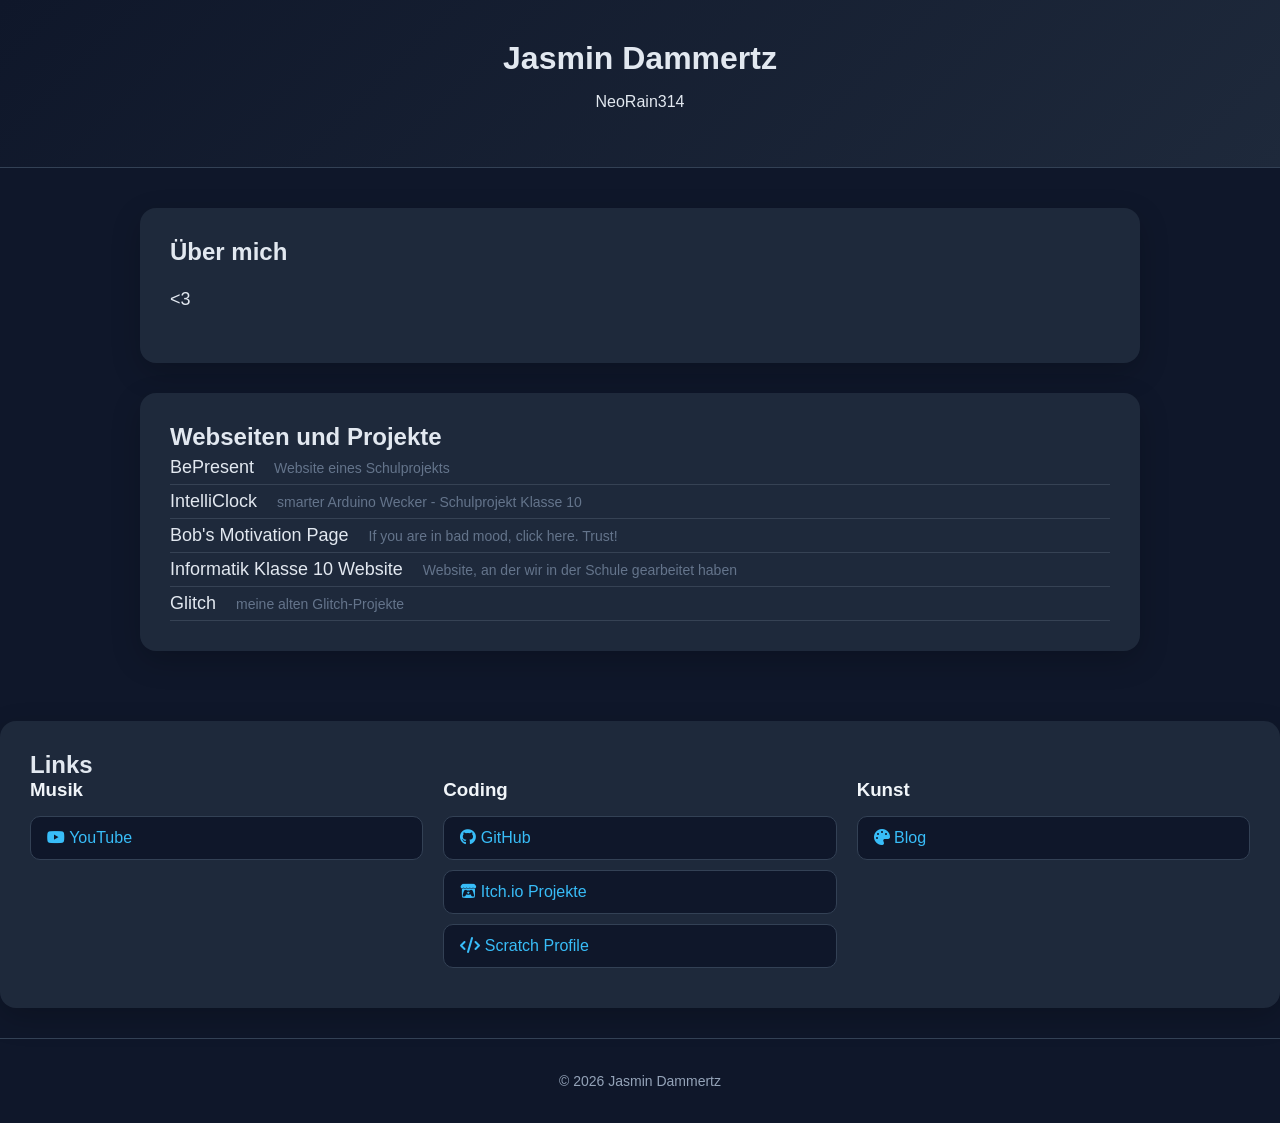
<file: index.html>
<!DOCTYPE html>
<html>
  <head>
    <title>Jasmin Dammertz</title>
    <meta charset="utf-8" />

    <link rel="stylesheet" href="https://cdnjs.cloudflare.com/ajax/libs/font-awesome/6.5.0/css/all.min.css">

    <style>
      /* ===== Grunddesign ===== */
      body {
        margin: 0;
        font-family: "Segoe UI", Arial, sans-serif;
        background: #0f172a;
        color: #e2e8f0;
      }

      h1, h2, h3 {
        margin: 0;
        font-weight: 600;
      }

      a {
        text-decoration: none;
        color: #38bdf8;
        transition: 0.3s;
      }

      a:hover {
        color: #7dd3fc;
      }

      /* ===== Layout ===== */
      header {
        padding: 40px 20px;
        text-align: center;
        background: linear-gradient(135deg, #0f172a, #1e293b);
        border-bottom: 1px solid #334155;
      }

      .container {
        max-width: 1000px;
        margin: auto;
        padding: 40px 20px;
      }

      .card {
        background: #1e293b;
        border-radius: 16px;
        padding: 30px;
        margin-bottom: 30px;
        box-shadow: 0 10px 30px rgba(0,0,0,0.2);
        transition: transform 0.2s ease, box-shadow 0.2s ease;
      }

      .card:hover {
        transform: translateY(-5px);
        box-shadow: 0 15px 40px rgba(0,0,0,0.3);
      }

      /* ===== Über mich ===== */
      .about {
        line-height: 1.7;
        font-size: 18px;
      }

      /* ===== Link Sektionen ===== */
      .links-grid {
        display: grid;
        grid-template-columns: repeat(auto-fit, minmax(250px, 1fr));
        gap: 20px;
      }

      .link-group h3 {
        margin-bottom: 15px;
        color: #f1f5f9;
      }

      .link-button {
        display: block;
        background: #0f172a;
        border: 1px solid #334155;
        padding: 12px 16px;
        border-radius: 10px;
        margin-bottom: 10px;
        font-weight: 500;
      }

      .link-button:hover {
        background: #020617;
        border-color: #38bdf8;
      }

      /* ===== Projekt-Links ===== */
      .project-links {
        margin-top: 10px;
      }

      .project-link {
        display: block;
        font-size: 18px;
        color: #e2e8f0;
        padding: 6px 0;
        border-bottom: 1px solid rgba(148, 163, 184, 0.2);
        transition: all 0.25s ease;
      }

      .project-link:hover {
        color: #38bdf8;
        border-bottom: 1px solid #38bdf8;
        padding-left: 6px;
      }

      .project-desc {
        font-size: 14px;
        color: #64748b; /* dunkler & dezenter */
        margin-left: 15px;
        white-space: nowrap;
      }


      /* ===== Footer ===== */
      footer {
        text-align: center;
        padding: 20px;
        border-top: 1px solid #334155;
        font-size: 14px;
        color: #94a3b8;
      }
    </style>
  </head>
  
  <body>
    <!-- ===== Header / Titel ===== -->
    <header>
      <h1>Jasmin Dammertz</h1>
      <p>NeoRain314</p>
    </header>

    <div class="container">
      <!-- ===== Über mich Bereich ===== -->
      <section class="card">
        <h2>Über mich</h2>
        <p class="about">
          &lt;3
        </p>
      </section>

      <!-- ===== Über mich Bereich ===== -->
      <section class="card">
        <h2>Webseiten und Projekte</h2> 
          <a class="project-link" href="schule/bePresent/index.html">
            <span>BePresent</span>
            <span class="project-desc">Website eines Schulprojekts</span>
          </a>
          <a class="project-link" href="https://github.com/NeoRain314/NwT_Facharbeit_Kl10">
            <span>IntelliClock</span>
            <span class="project-desc">smarter Arduino Wecker - Schulprojekt Klasse 10</span>
          </a>
          <a class="project-link" href="bob_motivation_page/index.html">
            <span>Bob's Motivation Page</span>
            <span class="project-desc">If you are in bad mood, click here. Trust!</span>
          </a>
          <a class="project-link" href="schule/informatik_klasse10/index.html">
            <span>Informatik Klasse 10 Website</span>
            <span class="project-desc">Website, an der wir in der Schule gearbeitet haben</span>
          </a>
          <a class="project-link" href="#">
            <span>Glitch</span>
            <span class="project-desc">meine alten Glitch-Projekte</span>
          </a>
        </div>
      </section>

      <!-- ===== Links Bereich (unterteilt) ===== -->
      <section class="card">
        <h2>Links</h2>
        <div class="links-grid">

          <!-- Musik / YouTube -->
          <div class="link-group">
            <h3>Musik</h3>
            <a class="link-button" href="https://www.youtube.com/@minimachtmusik" target="_blank">
              <i class="fa-brands fa-youtube"></i> YouTube
            </a>
          </div>

          <!-- Programmieren -->
          <div class="link-group">
            <h3>Coding</h3>
            <a class="link-button" href="https://github.com/NeoRain314" target="_blank">
              <i class="fa-brands fa-github"></i> GitHub
            </a>
            <a class="link-button" href="https://neorain314.itch.io/" target="_blank">
              <i class="fa-brands fa-itch-io"></i> Itch.io Projekte
            </a>
            <a class="link-button" href="https://scratch.mit.edu/users/Jassi9999/" target="_blank">
              <i class="fa-solid fa-code"></i> Scratch Profile
            </a>
          </div>

          <!-- Kunst / Blog -->
          <div class="link-group">
            <h3>Kunst</h3>
            <a class="link-button" href="https://meine-kritzelwelt.blogspot.com/" target="_blank">
              <i class="fa-solid fa-palette"></i> Blog
            </a>
          </div>

        </div>
      </section>
    </div>

    <footer>
      <p>© 2026 Jasmin Dammertz</p>
      <!--<p>
        <a href="impressum.html">Impressum</a> ·
        <a href="datenschutz.html">Datenschutz</a>
      </p>-->
    </footer>

    <script>
      // Hier kannst du später JavaScript hinzufügen
    </script>
  </body>
</html>
</file>
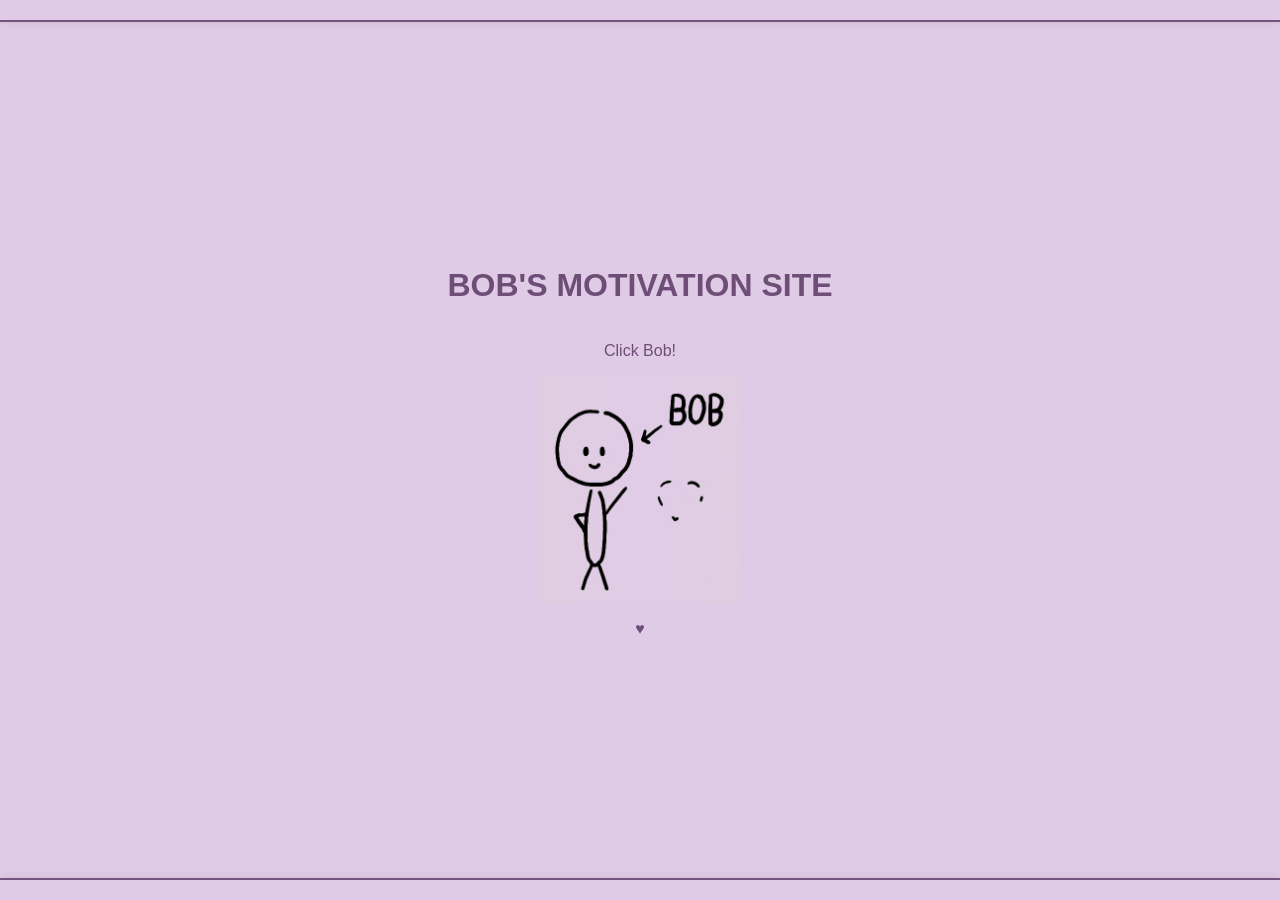
<file: bob_motivation_page/index.html>
<!DOCTYPE html>
<html lang="de">
<head>
    <meta charset="UTF-8">
    <meta name="viewport" content="width=device-width, initial-scale=1.0">
    <title>Bobs Motivations-Power</title>
    <style>
        /* BASIS-STYLING (unverändert) */
        body {
            display: flex;
            flex-direction: column;
            justify-content: center;
            align-items: center;
            min-height: 100vh;
            margin: 0;
            background-color: #e0cbe6;
            font-family: 'Arial', sans-serif;
            overflow: hidden;
            color: #6e4e77;
        }

        #bob-container {
            position: relative;
            cursor: pointer;
            display: inline-block;
            transition: transform 0.1s;
        }

        #bob-container:active {
            transform: scale(0.98);
        }

        #bob-image {
            width: 200px;
            height: auto;
            display: block;
            /*border-radius: 15px;
            box-shadow: 0 4px 15px rgba(68, 3, 77, 0.2);*/
        }

        /* Gemeinsames Styling für fliegende Objekte */
        .motivation-content {
            position: absolute;
            pointer-events: none;
            opacity: 0;
            transform: translate(-50%, -50%);
            z-index: 10;
        }

        /* Spezifisch für Text */
        .motivation-text {
            font-size: 1em;
            font-weight: bold;
            color: #73537c;
            padding: 10px 20px;
            border-radius: 10px;
            background-color: #eddef1d8;
            border: 3px solid #d3bbda;
            white-space: nowrap;
        }

        /* Spezifisch für fliegende Bilder */
        .motivation-img {
            width: 200px; /* Größe der fliegenden Bilder */
            height: auto;
            border-radius: 10px;
            border: 3px solid #d3bbda;
            box-shadow: 0 4px 10px rgba(0,0,0,0.1);
        }

        @keyframes fly-away {
            0% {
                opacity: 1;
                transform: translate(-50%, -50%) scale(1); 
                filter: blur(0px);
            }
            70% { 
                filter: blur(0px); 
            }
            100% {
                opacity: 0;
                transform: translate(calc(-50% + var(--dx)), calc(-50% + var(--dy))) scale(1.5);
                filter: blur(5px);
            }
        }

        .flying {
            animation: fly-away 8s ease-out forwards;
        }

        /* FEUERWERK-EFFEKT */
        .particle {
            position: absolute;
            width: 8px;
            height: 8px;
            border-radius: 50%;
            background-color: var(--color);
            pointer-events: none;
            z-index: 20;
            animation: explode 5s cubic-bezier(0.1, 1, 0.8, 1) forwards;
        }

        @keyframes explode {
            0% { opacity: 1; transform: translate(0, 0) scale(1); }
            100% { opacity: 0; transform: translate(var(--p-dx), var(--p-dy)) scale(0); }
        }



        .design-stripe {
            position: fixed;
            left: 0;
            width: 100%;
            height: 20px; /* Dicke des Streifens */
            background: #6e4e77
            z-index: 100; /* Damit sie immer ganz oben liegen */
            box-shadow: 0 0 10px rgba(0,0,0,0.1);
        }

        /* Position oben */
        .top {
            top: 0;
            border-bottom: 2px solid #73537c
        }

        /* Position unten */
        .bottom {
            bottom: 0;
            border-top: 2px solid #73537c
        }
    </style>
</head>
<body>
    <div class="design-stripe top"></div>
    <h1>BOB'S MOTIVATION SITE</h1>
    <p>Click Bob!</p>

    <div id="bob-container">
        <img id="bob-image" src="Bob_V2.gif" alt="Bob">
    </div>

    <div id="message-container"></div>

    <div class="design-stripe bottom"></div>

    <p> &hearts; </p>

    </div>
    <script>
        const bobContainer = document.getElementById('bob-container');
        const messageContainer = document.getElementById('message-container');
        
        // --- EINSTELLUNGEN ---
        const CHANCE_FOR_IMAGE = 0.5; //  Wahrscheinlichkeit für ein Bild
        
        const texts = [
            "Du bist nicht faul, du sparst nur Energie!",
            "Prokrastination ist auch eine Form von Zeitmanagement.",


            "Wie heißt das neue Kolophonium für Bratscher? - Harz IV.",
            "Was ist ein Bratscher in Salzsäure? - Ein gelöstes Problem!",
            "Sitzen zwei Bratscher in einer Kneipe – kommt ein Musiker herein.",
            "Was ist ein schneller Bratscher in der Wüste? - Eine Fata Morgana",
            "Was ist der Unterschied zwischen dem erste und dem letzten Pult der Bratschen? - Ein ganzer Ton!",


        ];

        const motivationImages = [
            "CatImage_1.png",
            "CatImage_2.png",
            "CatImage_3.png",
            "CatImage_4.png",
            "CatImage_5.png",
            "CatImage_6.png",
            "CatImage_7.png",
            "CatImage_8.png",
            "CatImage_9.png",
            "CatImage_10.png",
        ];

        function createFireworks(x, y) {
            const colors = ['#ab3cc7', '#ff17f7', '#ff69b4', '#be57fa', '#ff2f7b'];
            for (let i = 0; i < 40; i++) {
                const particle = document.createElement('div');
                particle.classList.add('particle');
                particle.style.setProperty('--color', colors[Math.floor(Math.random() * colors.length)]);
                particle.style.left = `${x}px`;
                particle.style.top = `${y}px`;
                const dx = (Math.random() - 0.5) * 300;
                const dy = (Math.random() - 0.5) * 300;
                particle.style.setProperty('--p-dx', `${dx}px`);
                particle.style.setProperty('--p-dy', `${dy}px`);
                document.body.appendChild(particle);
                setTimeout(() => particle.remove(), 5000);
            }
        }

        bobContainer.addEventListener('click', () => {
            const bobRect = bobContainer.getBoundingClientRect();
            const centerX = bobRect.left + bobRect.width / 2;
            const centerY = bobRect.top + bobRect.height / 2;

            let newElement;
            const randomDecision = Math.random(); // Zahl zwischen 0 und 1

            // --- ENTSCHEIDUNG: BILD ODER TEXT ---
            if (randomDecision < CHANCE_FOR_IMAGE) {
                // Erstelle Bild
                newElement = document.createElement('img');
                const randomImg = motivationImages[Math.floor(Math.random() * motivationImages.length)];
                newElement.src = randomImg;
                newElement.classList.add('motivation-content', 'motivation-img');
            } else {
                // Erstelle Text
                newElement = document.createElement('div');
                const randomQuote = texts[Math.floor(Math.random() * texts.length)];
                newElement.textContent = randomQuote;
                newElement.classList.add('motivation-content', 'motivation-text');
            }

            // Positionierung
            newElement.style.left = `${centerX}px`;
            newElement.style.top = `${centerY - 50}px`;

            messageContainer.appendChild(newElement);
            createFireworks(centerX, centerY);

            // Animation
            const randomX = (Math.random() - 0.5) * 800;
            const randomY = (Math.random() - 0.5) * 800;
            newElement.style.setProperty('--dx', `${randomX}px`);
            newElement.style.setProperty('--dy', `${randomY}px`);
            
            requestAnimationFrame(() => {
                newElement.classList.add('flying');
            });

            setTimeout(() => newElement.remove(), 3000);
        });
    </script>
</body>
</html>
</file>
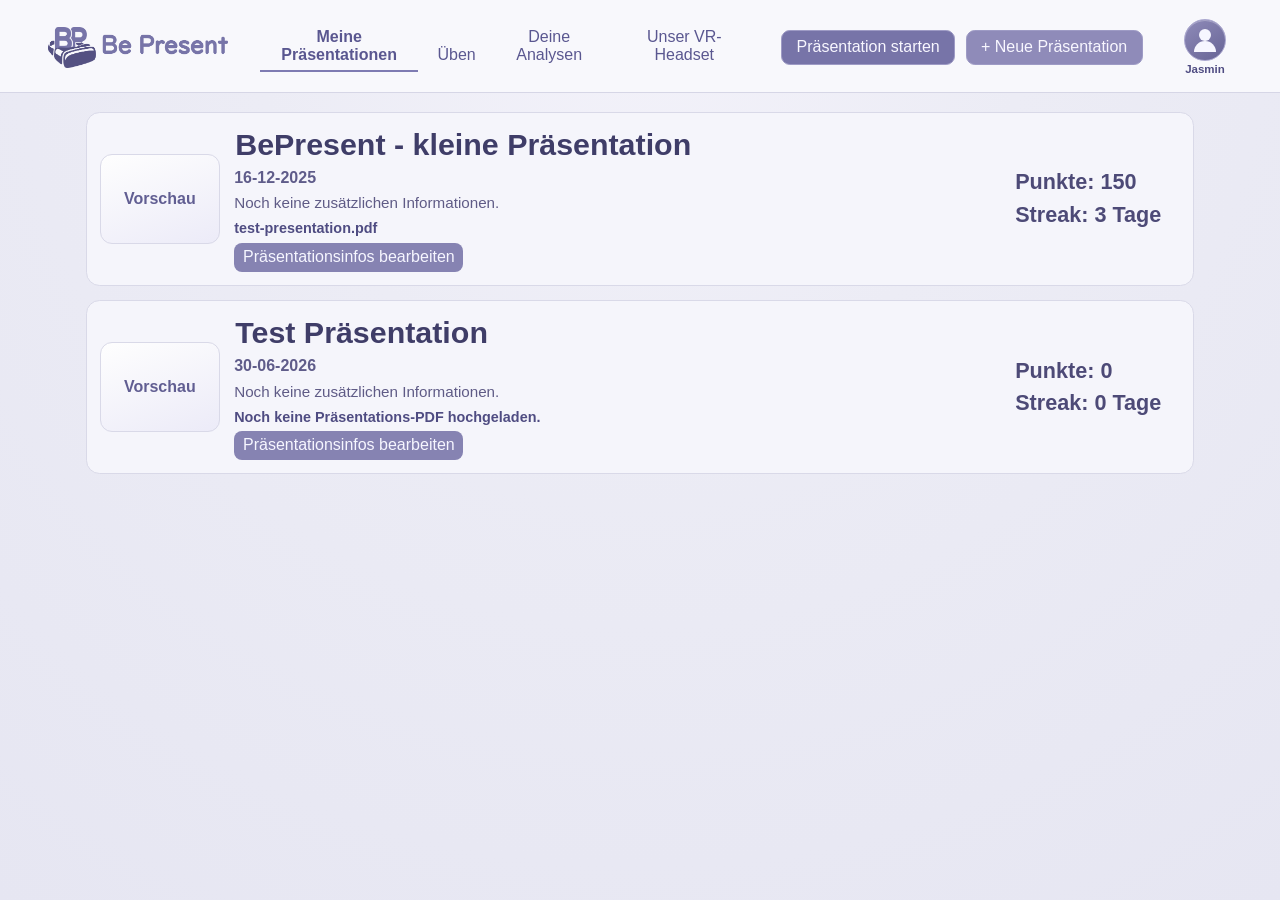
<file: schule/bePresent/index.html>
<!doctype html>
<html lang="en">
  <head>
    <meta charset="UTF-8" />
    <meta name="viewport" content="width=device-width, initial-scale=1.0" />
    <title>Be Present</title>
    <script type="module" crossorigin src="./assets/index-B2wXx5c4.js"></script>
    <link rel="stylesheet" crossorigin href="./assets/index-1_e1tCvC.css">
  </head>
  <body>
    <div class="page-shell">
      <header class="topbar">
        <div class="brand">
          <img class="brand-logo" src="./brand/logo.png" alt="Be Present" />
        </div>
        <nav class="tabs">
          <button class="tab is-active" data-i18n="tabs.presentations">My Presentations</button>
          <button class="tab" data-i18n="tabs.practice">Practice</button>
          <button class="tab" data-i18n="tabs.analyses">Your Analyses</button>
          <button class="tab" data-i18n="tabs.vrheadset">Our VR-Headset</button>
        </nav>
        <div class="actions">
          <button id="start-presentation-btn" class="btn btn-primary" data-i18n="actions.startPresentation">Start Presentation</button>
          <button id="new-presentation-btn" class="btn" data-i18n="actions.newPresentation">+ New Presentation</button>
          <div class="profile-summary" aria-label="Logged in user">
            <div class="profile-avatar" aria-hidden="true"></div>
            <div class="profile-name" data-i18n="user.username">username</div>
          </div>
        </div>
      </header>

      <main>
        <section id="presentation-list" class="presentation-list"></section>
      </main>
    </div>

    <div id="start-modal" class="modal-backdrop" hidden>
      <div class="modal">
        <h2 data-i18n="modal.title">Presentation Selection</h2>
        <label>
          <span data-i18n="modal.presentationLabel">Presentation</span>
          <select id="presentation-select"></select>
        </label>
        <label>
          <span data-i18n="modal.roomLabel">Room</span>
          <select id="room-select"></select>
        </label>
        <div class="modal-actions">
          <button id="modal-cancel" class="btn" data-i18n="actions.cancel">Cancel</button>
          <button id="modal-start" class="btn btn-primary" data-i18n="actions.start">Start</button>
        </div>
      </div>
    </div>

    <div id="info-modal" class="modal-backdrop" hidden>
      <div class="modal">
        <h2 data-i18n="infoModal.title">Edit presentation info</h2>
        <label>
          <span data-i18n="infoModal.dateLabel">Date</span>
          <input id="info-date" type="date" />
        </label>
        <label>
          <span data-i18n="infoModal.targetTimeLabel">Target time</span>
          <input id="info-target-time" type="number" min="1" step="1" data-i18n-placeholder="infoModal.targetTimePlaceholder" placeholder="Duration in minutes" />
        </label>
        <label>
          <span data-i18n="infoModal.extraInfoLabel">Extra information</span>
          <textarea id="info-extra" rows="5" data-i18n-placeholder="infoModal.extraInfoPlaceholder" placeholder="Add notes, goals, or context for this presentation. (for example Assessment guidelines of your teacher)"></textarea>
        </label>
        <div class="file-upload">
          <span data-i18n="infoModal.presentationFileLabel">Presentation file</span>
          <input id="info-file" type="file" accept="application/pdf,.pdf" hidden />
          <button id="info-file-button" type="button" class="btn" data-i18n="infoModal.uploadPdf">Upload PDF</button>
          <div id="info-file-name" class="file-name" data-i18n="infoModal.noFileSelected">No PDF selected.</div>
        </div>
        <div class="modal-actions">
          <button id="info-cancel" class="btn" data-i18n="actions.cancel">Cancel</button>
          <button id="info-save" class="btn btn-primary" data-i18n="actions.save">Save</button>
        </div>
      </div>
    </div>

    <div id="vr-root" class="vr-root" hidden></div>
  </body>
</html>
</file>
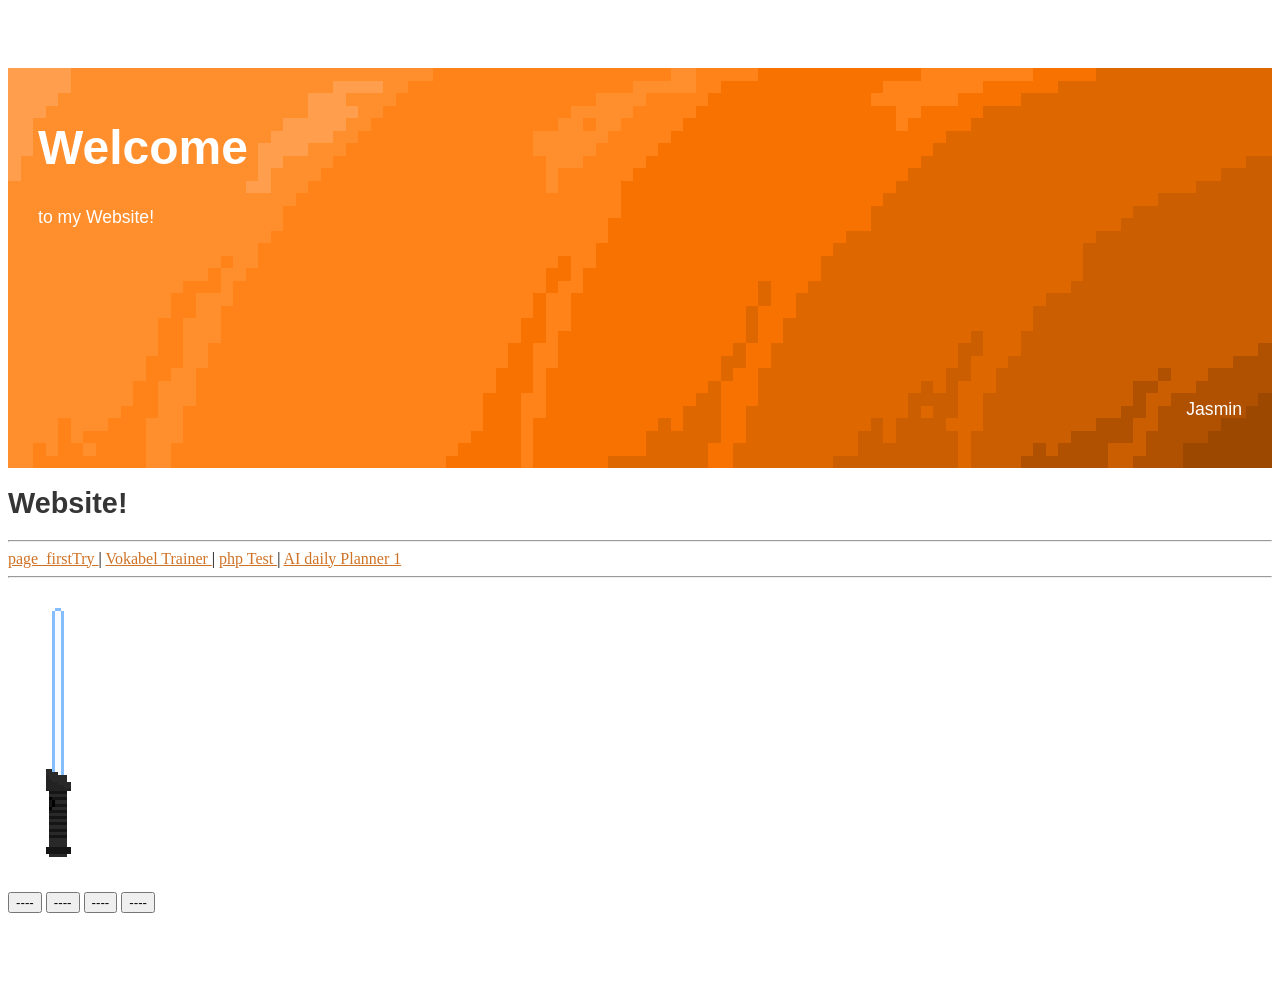
<file: schule/informatik_klasse10/index.html>
<!doctype html>
<html lang="de">
  <head>
    <meta charset="utf-8">
    <meta name="viewport" content="width=device-width, initial-scale=1.0">
    <title>eine Fantastische Website</title>
    <link rel="stylesheet" href="css/formate.css">

    <style>
    </style>
  </head>
  <body>
	<header> </header>
	<div class="banner_container">
		<div class="top_left">
			<h1>Welcome</h1>
			<p>to my Website!</p>
		</div>
		
		<p class="bottom_right">Jasmin</p>
	</div>		

	<h1> Website! </h1>
	<div>
		<hr>
		<a href="page_firstTry/index.html"> page_firstTry </a>
		|
		<a href="voc_practice/index.html"> Vokabel Trainer </a>
		|
		<a href="test_php/test1.php"> php Test </a>
		|
		<a href="dailyPlannerChatGPT/index.html"> AI daily Planner 1 </a>
		<hr>
	</div>
	
	<div id="lightsaber_container">
		<img id="lightsaber_blade" class="lightsaber_img" src="assets/blade/blade_0.png" alt="lightsaber blade"/>
		<br>
		<img id="lightsaber_bottom" class="lightsaber_img" src="assets/bottom/bottom_sprite_1.png" alt="lightsaber bottom"/>
		<br>
		<img id="lightsaber_mid" class="lightsaber_img" src="assets/mid/mid_sprite_1.png" alt="lightsaber mid"/>
		<br>
		<img id="lightsaber_top" class="lightsaber_img" src="assets/top/top_sprite_1.png" alt="lightsaber top"/>
	</div>
	<br> <br> <br> <br> <br> <br> <br> <br> <br> <br> <br> <br> <br> <br> 

	<div> 
		<button onclick="change_blade()"> ---- </button>
		<button onclick="change_bottom()"> ---- </button>
		<button onclick="change_mid()"> ---- </button>
		<button onclick="change_top()"> ---- </button>
	</div>
	

	<footer> </footer>
    <!-- ------------------------------------------------------------------------------------------ -->
	<script src="script/script.js"></script>
  </body>
</html>
</file>
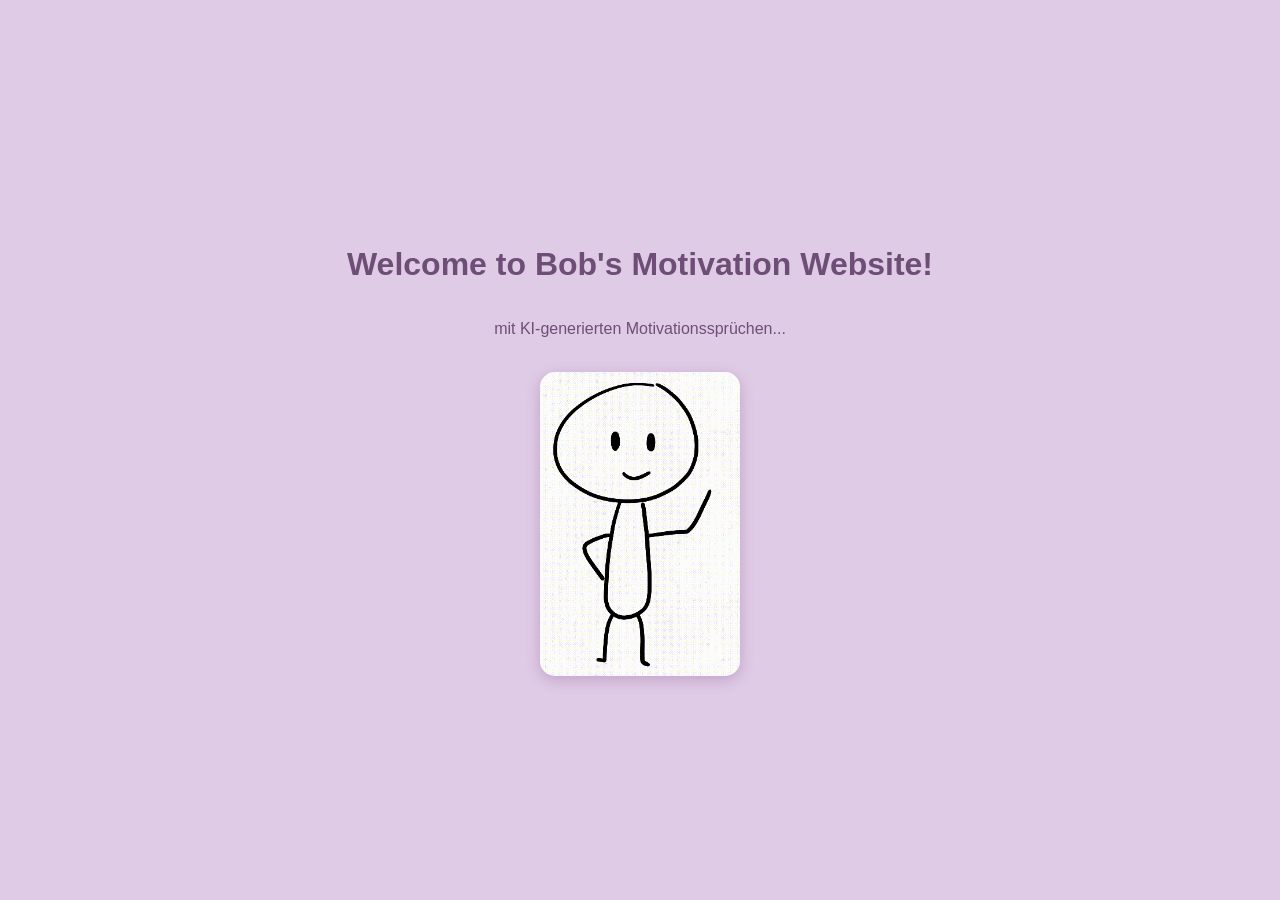
<file: schule/informatik_klasse10/bob_motivation_page/index.html>
<!DOCTYPE html>
<html lang="de">
<head>
    <meta charset="UTF-8">
    <meta name="viewport" content="width=device-width, initial-scale=1.0">
    <title>Bobs Motivations-Power</title>
    <style>
        /* ------------------------------------- */
        /* BASIS-STYLING */
        /* ------------------------------------- */
        body {
            display: flex;
            flex-direction: column;
            justify-content: center;
            align-items: center;
            min-height: 100vh;
            margin: 0;
            background-color: #e0cbe6; /* Heller Hintergrund */
            font-family: 'Arial', sans-serif;
            overflow: hidden; /* Wichtig, um das Wegfliegen des Textes nicht abzuschneiden */

            color: #6e4e77;
        }

        /* ------------------------------------- */
        /* BOB DAS STRICHMÄNNCHEN */
        /* ------------------------------------- */
        #bob-container {
            position: relative;
            cursor: pointer; /* Zeigt an, dass man klicken kann */
            display: inline-block;
            transition: transform 0.1s; /* Leichte Animation beim Klicken */
        }

        #bob-container:active {
            transform: scale(0.98); /* Kleiner "Zucken" beim Klicken */
        }

        #bob-image {
            width: 200px; /* Größe des GIF anpassen */
            height: auto;
            display: block;
            border-radius: 15px; /* Optionale Abrundung */
            box-shadow: 0 4px 15px rgba(68, 3, 77, 0.2);
        }

        /* ------------------------------------- */
        /* SPRUCH-ANZEIGE */
        /* ------------------------------------- */
        .motivation-text {
            position: absolute;
            font-size: 1em;
            font-weight: bold;
            color: #73537c;
            padding: 10px 20px;
            border-radius: 10px;
            background-color: #eddef1d8;
            border: 3px solid #d3bbda;
            white-space: nowrap; /* Wichtig, damit der Text nicht umbricht */
            pointer-events: none; /* Ignoriert Mausklicks */
            opacity: 0; /* Startet unsichtbar */
            transform: translate(-50%, -50%); /* Zentriert den Text um die Position */
            z-index: 10;
        }

        /* CSS-Keyframes für die wegfliegende Animation */
        @keyframes fly-away {
            0% {
                opacity: 1;
                /* Die Position wird über die Animation interpoliert */
                transform: translate(-50%, -50%) scale(1); 
                filter: blur(0px); /* Startet ohne Blur */
            }
            
            /* Hält den Blur-Effekt bis 70% der Animation bei 0 */
            70% { 
                filter: blur(0px); 
            }
            
            100% {
                opacity: 0;
                transform: translate(calc(-50% + var(--dx)), calc(-50% + var(--dy))) scale(1.5);
                filter: blur(5px); /* Max. Blur am Ende */
            }
        }

        .flying {
            animation: fly-away 3s ease-out forwards;
        }

        /* ------------------------------------- */
        /* FEUERWERK-EFFEKT (Partikel) */
        /* ------------------------------------- */
        .particle {
            position: absolute;
            width: 8px;
            height: 8px;
            border-radius: 50%;
            background-color: var(--color); /* Farbe wird per JS gesetzt */
            pointer-events: none;
            z-index: 20;
            animation: explode 5s cubic-bezier(0.1, 1, 0.8, 1) forwards;
        }

        @keyframes explode {
            0% {
                opacity: 1;
                transform: translate(0, 0) scale(1);
            }
            100% {
                opacity: 0;
                transform: translate(var(--p-dx), var(--p-dy)) scale(0);
            }
        }
    </style>
</head>
<body>

    <h1>Welcome to Bob's Motivation Website!</h1>
    <p> mit KI-generierten Motivationssprüchen...</p>
    <br>

    <div id="bob-container">
        <img id="bob-image" src="Bob_V1.gif" alt="Animiertes Strichmännchen Bob">
    </div>

    <div id="message-container"></div>

    <script>
        // -------------------------------------
        // JAVASCRIPT LOGIK
        // -------------------------------------

        const bobContainer = document.getElementById('bob-container');
        const messageContainer = document.getElementById('message-container');
        
        // Liste der lustigen Motivationssprüche
        const motivationQuotes = [
            "Du bist nicht faul, du sparst nur Energie für Wichtigeres!",
            "Kaffee-Level: Geladen. Los geht's!",
            "Selbst eine kaputte Uhr hat zweimal am Tag recht. Du hast öfter recht!",
            "Wenn du fällst, steh wieder auf... außer du magst den Boden.",
            "Dein einziger Fehler heute: Du hast Bob noch nicht geklickt.",
            "Motivation ist wie ein Furz. Wenn du ihn erzwingst, ist er wahrscheinlich Mist.",
            "Prokrastination ist die Kunst, gestern für morgen zu erledigen.",
            "Du bist ein Diamant, den niemand knacken kann. Höchstens Bob.",
            "Mach weiter! Oder hör auf und iss einen Keks. Beides ist okay.",
            "Das Leben ist kurz. Lächle, solange du noch Zähne hast!"
        ];

        let lastIndex = -1; // Speichert den Index des zuletzt verwendeten Spruchs

        // Funktion, um einen zufälligen Spruch auszuwählen
        function getRandomQuote() {
            let randomIndex;
            // Stelle sicher, dass der Spruch nicht zweimal hintereinander kommt
            do {
                randomIndex = Math.floor(Math.random() * motivationQuotes.length);
            } while (randomIndex === lastIndex);
            
            lastIndex = randomIndex;
            return motivationQuotes[randomIndex];
        }

        // Funktion zur Erstellung des Feuerwerk-Effekts
        function createFireworks(x, y) {
            const colors = ['#ab3cc7', '#ff17f7', '#ff69b4', '#be57fa', '#ff2f7b'];
            const numberOfParticles = 80;

            for (let i = 0; i < numberOfParticles; i++) {
                const particle = document.createElement('div');
                particle.classList.add('particle');
                
                // Zufällige Farbe und Position
                const color = colors[Math.floor(Math.random() * colors.length)];
                particle.style.setProperty('--color', color);
                
                // Positioniere die Partikel im Zentrum von Bob
                particle.style.left = `${x}px`;
                particle.style.top = `${y}px`;

                // Setze die zufällige Flugrichtung (für die CSS-Animation)
                const dx = (Math.random() - 0.5) * 200; // X-Richtung
                const dy = (Math.random() - 0.5) * 200; // Y-Richtung
                particle.style.setProperty('--p-dx', `${dx}px`);
                particle.style.setProperty('--p-dy', `${dy}px`);

                document.body.appendChild(particle);

                // Entferne das Partikel nach der Animation
                setTimeout(() => {
                    particle.remove();
                }, 5500);
            }
        }


        // Hauptfunktion, die beim Klick ausgelöst wird
        bobContainer.addEventListener('click', (event) => {
            const quote = getRandomQuote();
            
            // 1. Spruch-Element erstellen
            const quoteElement = document.createElement('div');
            quoteElement.classList.add('motivation-text');
            quoteElement.textContent = quote;

            // Positioniere den Text direkt über Bob
            const bobRect = bobContainer.getBoundingClientRect();
            // Die Mitte des Bob-Containers in Bezug auf das Viewport
            const centerX = bobRect.left + bobRect.width / 2;
            const centerY = bobRect.top + bobRect.height / 2;

            // Setze die Startposition (CSS translate(-50%, -50%) zentriert es dann)
            quoteElement.style.left = `${centerX}px`;
            quoteElement.style.top = `${centerY - 50}px`; // Etwas nach oben versetzt

            // Füge das Element zum DOM hinzu
            messageContainer.appendChild(quoteElement);

            // 2. Feuerwerk-Effekt auslösen
            createFireworks(centerX, centerY);

            // 3. Animation starten
            // Setze zufällige Flugrichtung für die CSS-Animation
            const randomX = (Math.random() - 0.5) * 800;
            const randomY = (Math.random() - 0.5) * 800;

            quoteElement.style.setProperty('--dx', `${randomX}px`);
            quoteElement.style.setProperty('--dy', `${randomY}px`);
            
            // Verzögert die Klasse hinzufügen, um sicherzustellen, dass die Initialwerte gesetzt sind
            // und die Animation korrekt ausgelöst wird.
            requestAnimationFrame(() => {
                quoteElement.classList.add('flying');
            });


            // 4. Element nach der Animation entfernen (sollte etwas länger sein als die CSS-Animation)
            setTimeout(() => {
                quoteElement.remove();
            }, 1500); // Entspricht der Animationsdauer (1.5s)
        });

    </script>
</body>
</html>
</file>
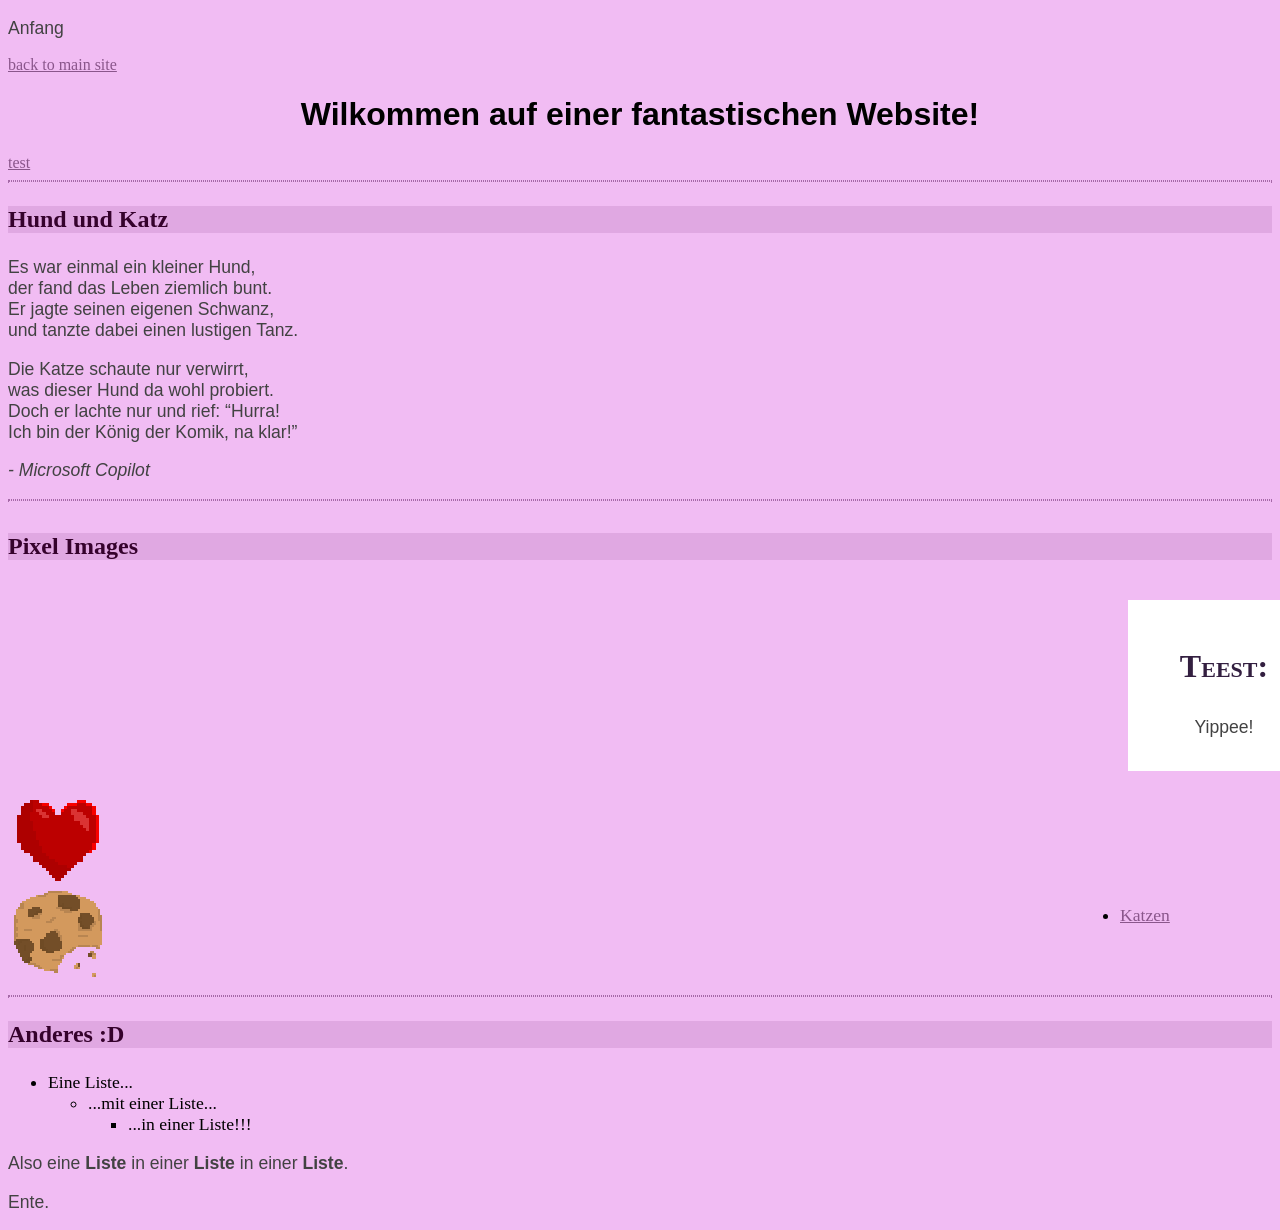
<file: schule/informatik_klasse10/page_firstTry/index.html>
<!doctype html>
<html lang="de">
  <head>
    <meta charset="utf-8">
    <meta name="viewport" content="width=device-width, initial-scale=1.0">
    <title>eine Fantastische Website</title>
    <link rel="stylesheet" href="css/formate.css">

    <style>
    </style>
  </head>
  <body>
	<header>
	   <p>Anfang</p>
       <a href="../index.html">back to main site</a>	
  	</header>

	
	<h1> Wilkommen auf einer fantastischen Website! </h1>
	
	<a href="page_test/index.html">test</a>	

	<!- ------------------------------------------------------------ -->
	<hr>
	<section id="hund_und_katz">
	<h3>Hund und Katz</h3>
	<p>
	 Es war einmal ein kleiner Hund, </br>
	 der fand das Leben ziemlich bunt.</br>
	 Er jagte seinen eigenen Schwanz,</br>
	 und tanzte dabei einen lustigen Tanz.
	</p>
	<p>
	 Die Katze schaute nur verwirrt,</br>
	 was dieser Hund da wohl probiert.</br>
	 Doch er lachte nur und rief: “Hurra!</br>
	 Ich bin der König der Komik, na klar!”
	</p>

	<p> <i> - Microsoft Copilot </i>  </p>
	</section>	

	<!- ------------------------------------------------------------ -->
	<hr>
	<section id="pixelImages">
	<h3>Pixel Images</h3>
	<aside id="test">
          <h3>Teest:</h3>
          <p>Yippee!</p>
        </aside>
	<img src="assets/pixelHeart.png" alt="red heart"/>
	<img src="assets/cookie_animation.gif" alt="A yummy cookie!"/>

	<ul>
	  <li> <a href="page_pixelArt_cat/index.html">Katzen</a> </li>
	</ul>	
	</section>

	<!- ------------------------------------------------------------ -->
	<hr>
	<section id="anderes">	
	<h3>Anderes :D</h3>
	<ul>
		<li>Eine Liste...</li>
	        <ul>
	                <li>...mit einer Liste...</li>
	                <ul>
	                        <li>...in einer Liste!!!</li>
	                </ul>
	        </ul>
	</ul>
	
	<p> Also eine <b>Liste</b> in einer <b>Liste</b> in einer <b>Liste</b>. </p>
	</section>

	<!- ------------------------------------------------------------ -->
	<footer>
     	 <p>Ente.</p>
 	</footer>
  </body>
</file>
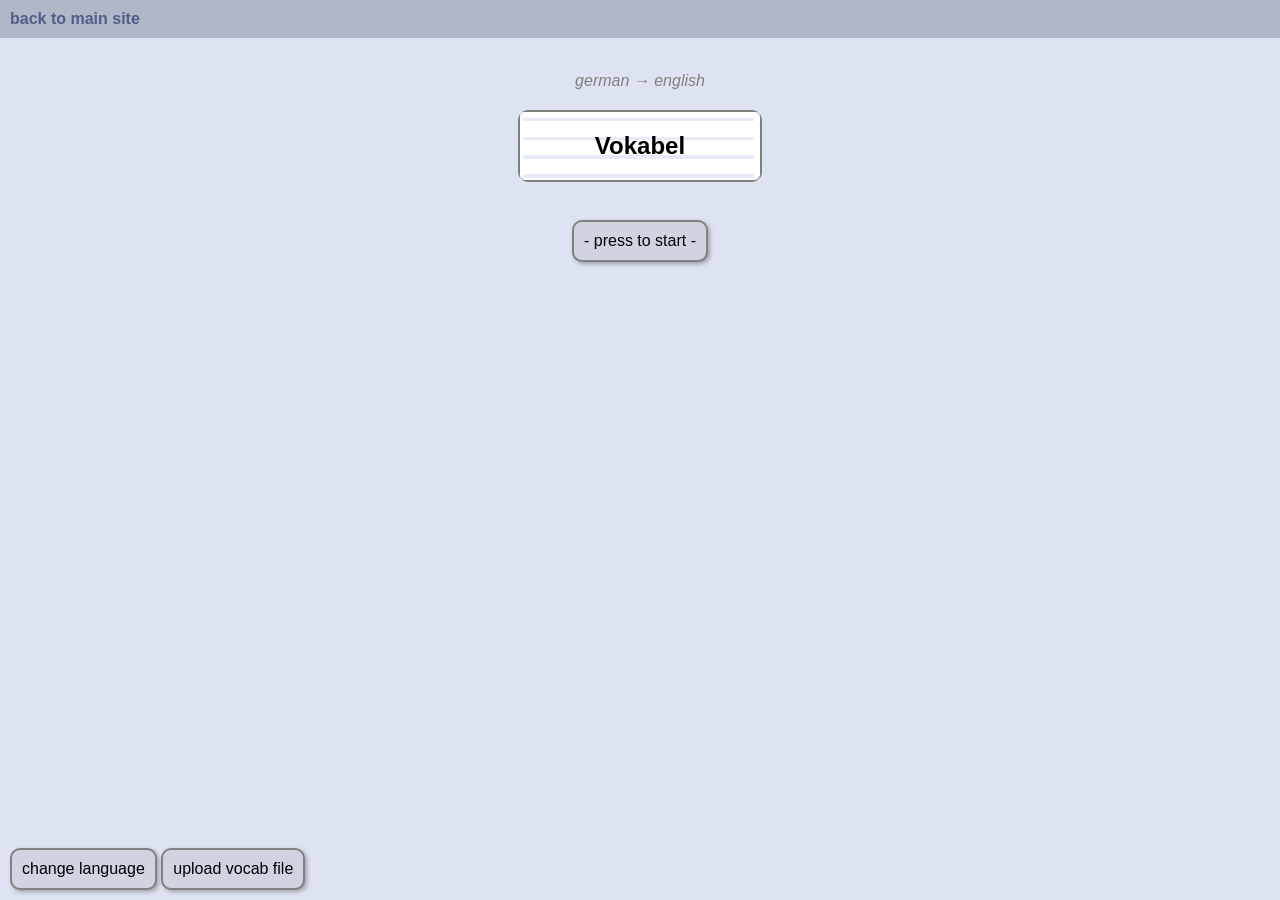
<file: schule/informatik_klasse10/voc_practice/index.html>
<!DOCTYPE html>
<html>
<head>
    <title>Vokabel Trainer</title>
    <meta charset="utf-8">
    <link rel="stylesheet" href="css/formate.css">
</head>
<body>
    <a href="../index.html">back to main site</a>
    <br>

    <div class="container">
        <p id="language"></p>
        <table><tr><th id="voc_card">Vokabel</th></tr></table>
        <br>
        <button id="button" onclick="button_click()">-- next --</button>
    </div>

    <br><br>
    <div id="button_settings">
        <button id="button_language" onclick="change_language()">change language</button>
        <button id="button_upload" onclick="document.getElementById('uploadForm').style.display='block'">upload vocab file</button> <!-- Zeigt das Upload-Formular an -->
    </div>

    <!-- Upload-Formular -->
    <div id="uploadForm" style="display: none;"> <!-- Verstecktes Formular für den Datei-Upload -->
        <form action="upload.php" method="post" enctype="multipart/form-data"> <!-- Formular sendet Datei an upload.php -->
            <input type="file" name="vocabFile" accept=".csv"> <!-- Ermöglicht den Upload von CSV-Dateien -->
            <button type="submit">Hochladen</button> <!-- Startet den Upload -->
        </form>
    </div>

    <script src="script/script.js"></script> <!-- Bindet das JavaScript ein -->
</body>
</html>
</file>
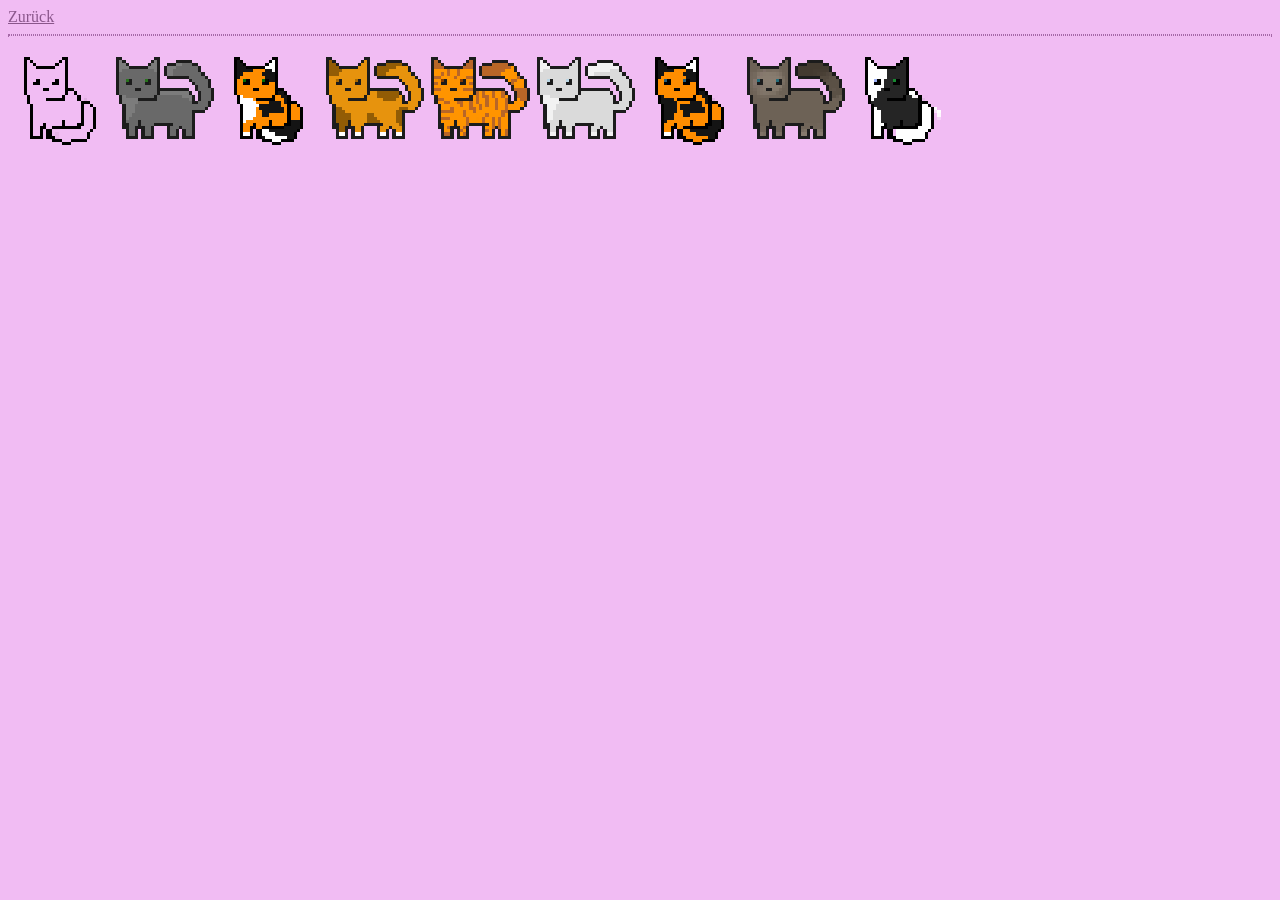
<file: schule/informatik_klasse10/page_firstTry/page_pixelArt_cat/index.html>
<!doctype html>
<html lang="de">
  <head>
    <meta charset="utf-8">
    <meta name="viewport" content="width=device-width, initial-scale=1.0">
    <title>Pixelart - Katzen</title>
    <style>
      body {
        background-color: #f1bcf3
      }

      h1 {
        font-family: "Times New Roman", Times, serif;
      }
      
      h3 { 
        color: rgb(53, 2, 44);
        background-color: #e0a8e2;
      }
      
      p {
        color: #424242;
      }
      
      a {
        color: #8a568b;
      }    
      img {
	      width: 8%;
	      image-rendering: pixelated;
	    } 

      hr {
        border: 1px dotted #a669a8;
      }
    </style>
  </head>
  <body>
    <a href="../index.html">Zurück</a>
    <hr>



    <img src="assets/cat_0.png" alt="PixelArt_Cat">
    <img src="assets/cat_1.png" alt="PixelArt_Cat">
    <img src="assets/cat_2.png" alt="PixelArt_Cat">
    <img src="assets/cat_3.png" alt="PixelArt_Cat">
    <img src="assets/cat_4.png" alt="PixelArt_Cat">
    <img src="assets/cat_5.png" alt="PixelArt_Cat">
    <img src="assets/cat_6.png" alt="PixelArt_Cat">
    <img src="assets/cat_7.png" alt="PixelArt_Cat">
    <img src="assets/cat_8.png" alt="PixelArt_Cat">
  </body>
</html>
</file>
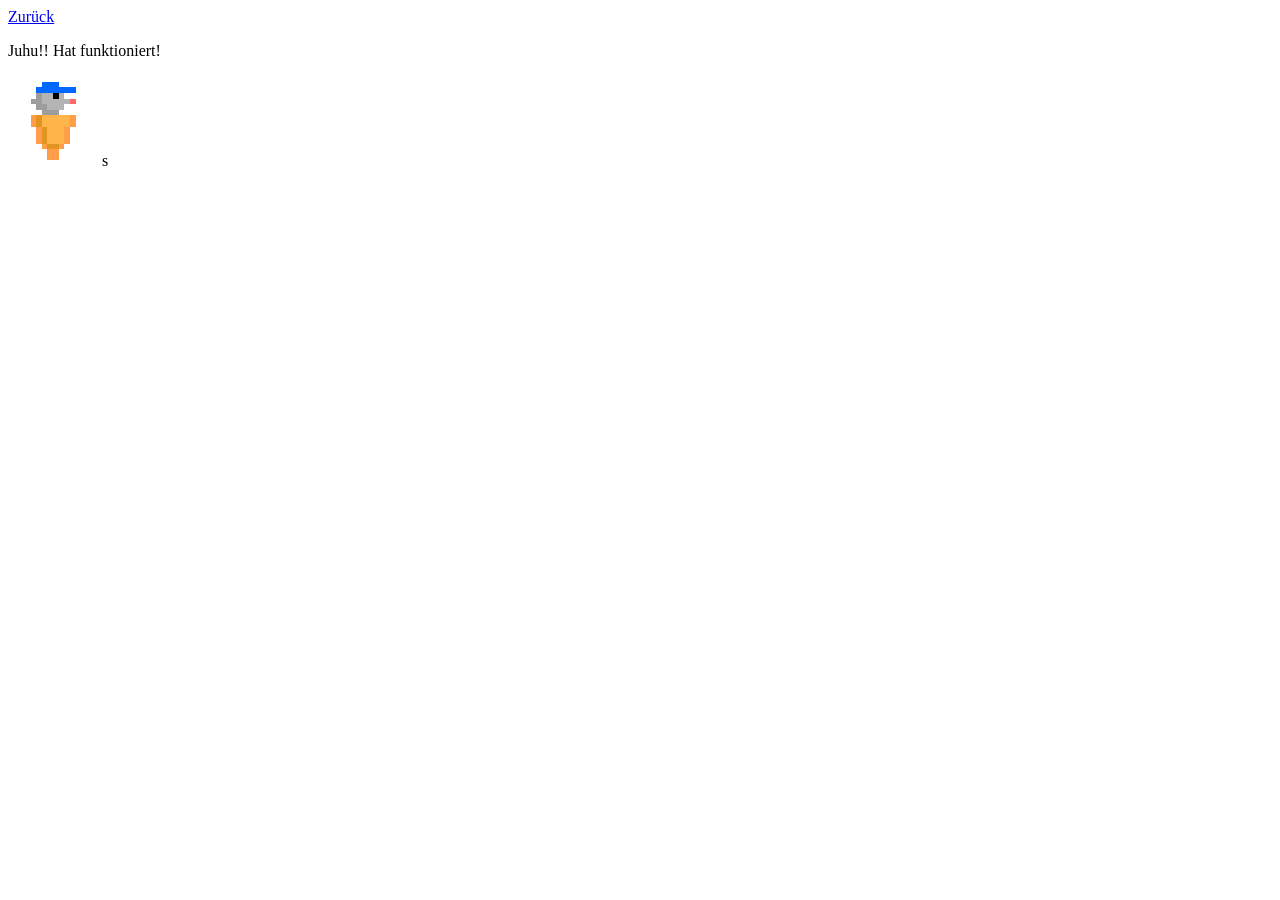
<file: schule/informatik_klasse10/page_firstTry/page_test/index.html>
<!doctype html>
<html lang="de">
  <head>
    <meta charset="utf-8">
    <meta name="viewport" content="width=device-width, initial-scale=1.0">
    <title>Test</title>
    <style>
      img {
        width: 90px;
	      image-rendering: pixelated;
      }
    </style>
  </head>
  <body>
    <a href="../index.html">Zurück</a>
    <p>Juhu!! Hat funktioniert!</p>


    <img src="assets/littleMouse.gif" alt="little Mouse">
  </body>
</html>
s
</file>
<file: schule/bePresent/assets/index-1_e1tCvC.css>
:root{color-scheme:light;font-family:Segoe UI,Tahoma,Geneva,Verdana,sans-serif;--bg: #ececf5;--card: #f5f5fb;--line: #d9d9e8;--primary: #7774a8;--primary-dark: #676495;--text: #3f3d68}*{box-sizing:border-box}body{margin:0;min-height:100vh;background:radial-gradient(circle at top,#f3f2fa 0%,var(--bg) 35%,#e6e6f2 100%);color:var(--text)}button,input,select{font:inherit}.page-shell{min-height:100vh}.topbar{background:#f8f8fc;padding:1.2rem 3rem 1rem;border-bottom:1px solid #d6d6e6;display:grid;grid-template-columns:auto 1fr auto;align-items:center;gap:2rem}.brand{display:flex;align-items:center;min-width:145px}.brand-logo{display:block;width:auto;height:54px;max-width:180px;object-fit:contain}.tabs{display:flex;gap:1rem;align-items:end}.tab{border:0;background:transparent;color:#5a5790;padding:.35rem .2rem;cursor:pointer;border-bottom:2px solid transparent}.tab.is-active{border-bottom-color:#7e7bb2;font-weight:600}.actions{display:flex;gap:.65rem;align-items:center}.btn{border:1px solid #9e9bc5;background:#8f8bb9;color:#f8f7ff;border-radius:.55rem;padding:.48rem .9rem;cursor:pointer}.btn:hover{background:var(--primary-dark)}.btn-primary{background:var(--primary)}.profile-summary{margin-left:25px;display:grid;justify-items:center;gap:.18rem;min-width:54px}.profile-avatar{position:relative;width:42px;height:42px;border-radius:50%;border:1px solid #aaa7cf;background:linear-gradient(145deg,#8f8bb9,#676495);box-shadow:inset 0 1px #ffffff45}.profile-avatar:before,.profile-avatar:after{content:"";position:absolute;left:50%;transform:translate(-50%);background:#f6f6ff}.profile-avatar:before{top:9px;width:12px;height:12px;border-radius:50%}.profile-avatar:after{bottom:8px;width:22px;height:11px;border-radius:999px 999px 6px 6px}.profile-name{color:#4f4c82;font-size:.72rem;font-weight:600;line-height:1}main{max-width:1140px;margin:1.2rem auto;padding:0 1rem 1.5rem}.presentation-list{display:grid;gap:.9rem}.card{background:var(--card);border:1px solid var(--line);border-radius:.85rem;min-height:120px;display:grid;grid-template-columns:120px 1fr 165px;gap:.9rem;align-items:center;padding:.8rem}.thumb{border-radius:.75rem;height:90px;border:1px solid var(--line);display:grid;place-items:center;color:#615e92;background:linear-gradient(160deg,#fefefe,#ecebf8);font-weight:700}.thumb-pdf{overflow:hidden;padding:.25rem;background:#fff}.pdf-preview{display:block;width:100%;height:100%;object-fit:contain;object-position:center}.card-main{display:grid;gap:.4rem}.title-input{border:1px solid transparent;background:transparent;padding:.2rem;margin:-.2rem;font-size:1.9rem;font-weight:650;color:#3f3d68;width:100%;border-radius:.4rem}.title-input:focus{background:#fff;border-color:#b0add1;outline:none}.date{font-weight:600;color:#5f5c8a}.extra-info{color:#5f5b86;font-size:.95rem;line-height:1.35}.file-status{color:#4f4c82;font-size:.9rem;font-weight:600}.card-buttons{display:flex;gap:.45rem;flex-wrap:wrap}.chip{border:0;border-radius:.5rem;padding:.35rem .55rem;background:#8683b2;color:#f6f6ff}.metrics{font-size:1.35rem;font-weight:600;line-height:1.5;color:#4d4a77}.modal-backdrop{position:fixed;inset:0;background:#00000035;display:grid;place-items:start center;padding-top:7.3rem;z-index:10}.modal-backdrop[hidden]{display:none}.modal{background:#f4f4fb;border:1px solid #d0d0e2;border-radius:.8rem;padding:1rem;min-width:320px;box-shadow:0 15px 50px #25204630}.modal h2{margin:0 0 .7rem;color:#4f4c82;font-size:1.65rem}.modal label{display:grid;gap:.35rem;margin-bottom:.8rem}.modal label>span:after{content:":"}.modal input,.modal textarea,.modal select{border-radius:.55rem;border:1px solid #a7a5ca;padding:.48rem .58rem;background:#fff;color:#42416d}.modal textarea{resize:vertical;min-height:7rem}.file-upload{display:grid;gap:.4rem;margin-bottom:.8rem}.file-upload>span:after{content:":"}.file-upload .btn{justify-self:start}.file-name{color:#5f5b86;font-size:.92rem;overflow-wrap:anywhere}.modal-actions{display:flex;justify-content:flex-end;gap:.45rem}.vr-root{position:fixed;inset:0;background:#111}.vr-toolbar{position:fixed;z-index:2;top:.8rem;left:50%;transform:translate(-50%);min-width:290px;display:flex;justify-content:space-between;align-items:center;gap:.9rem;padding:.42rem .7rem;border-radius:.65rem;color:#f7f7ff;background:#1f1f2fbb;-webkit-backdrop-filter:blur(4px);backdrop-filter:blur(4px)}.vr-root canvas{display:block}@media(max-width:980px){.topbar{grid-template-columns:1fr;gap:.8rem;padding:1rem}.tabs,.actions{flex-wrap:wrap}.card{grid-template-columns:90px 1fr}.metrics{grid-column:span 2;font-size:1.1rem}.title-input{font-size:1.25rem}}
</file>
<file: schule/informatik_klasse10/css/formate.css>
body {
    background-color: #ffffff;
}

img {
    image-rendering: pixelated;
}

a {
    color: #cf7226
}

h1{
    font-size: 1.8em;
    font-family: sans-serif;
    color: #353535
}

p {
    font-size: 1.1em;
    font-family: sans-serif;
}

header, footer {
    margin: 0;                /* Removes the gap above and below the header */
    background-color: #ffffff; /* Green background */
    color: rgb(133, 133, 133);             /* White text color */
    text-align: center;       /* Center-align text */
    padding: 30px;            /* Add padding inside the header */
    font-family: Arial, sans-serif; /* Choose a font */
    /*box-shadow: 0px 4px 6px rgba(0, 0, 0, 0.1); /* Optional: Add a shadow for depth */
}

.full-width-img {
    width: 100%; /* Makes the image stretch across the whole width of the page */
    /*height: 300px; /* Set the fixed height */
    /*object-fit: cover; /* Maintains aspect ratio while filling the space */
}

.banner_container {
    position: relative;
    /*text-align: center;*/
    color: white;
    image-rendering: pixelated;
    width: 100%; /* Breite des Divs */
    height: 400px; /* Höhe des Divs */
    background-image: url('../assets/orange_banner.png'); /* Pfad zum Bild */
    background-size: cover; /* Bild proportional skalieren, um den gesamten Bereich auszufüllen */
    /*background-position: center; /* Bild zentrieren */
    background-repeat: repeat; /* Wiederholung des Bildes verhindern */
}

.bottom_right {
    position: absolute;
    bottom: 30px;
    right: 30px;
}

.top_left{
    position: absolute;
    top: 20px;
    left: 30px;
}

.top_left h1{
    color: rgb(255, 255, 255);
    font-size: 3em;
}

.lightsaber_img {
    image-rendering: pixelated;
    width: 100px;
    position: absolute;
    object-fit: cover;
}

#lightsaber_container {
    position: relative;
    border: #353535;
}
</file>
<file: schule/informatik_klasse10/page_firstTry/css/formate.css>
body {
 background-color: #f1bcf3
}

h1 {
 font-family: sans-serif;
 text-align: center;
}

h3 {
 color: rgb(53, 2, 44);
 background-color: #e0a8e2;
 font-size: 1.5em;
 font-family: cursive;
}

p {
 color: #424242;
 font-size: 1.1em;
 font-family: sans-serif;
}/*  */

a {
 color: #8a568b;
}

img {
 width: 100px;
 image-rendering: pixelated;
}

hr {
 border: 1px dotted #a669a8;
}

ul {
 font-size: 1.1em;
}

ul ul {
 font-size: inherit;
}


#test {
  background-color: #ffffff;
  margin: 1em 3em;
  padding: 1em;
  width: 10em;
  text-align: center;
  grid-column: 2;
}

#test h3 {
  font-size: 2em;
  font-variant: small-caps;
  color: #331f40;
  background-color: #ffffff;
}


#pixelImages {
  display: grid;
  grid-template-columns: 1fr 12em;
}

#pixelImages h3 {
  grid-column: 1 / -1;
}

#pixelImages img {
  grid-column: 1;
}

#pixelImages a {
  grid-column: 1;
}
</file>
<file: schule/informatik_klasse10/voc_practice/css/formate.css>
body {
    background-color: #dde3f0;
    font-family: Arial, sans-serif;
    text-align: center;
    margin: 0;
    padding: 0;
}

a {
    display: block;
    background-color: #b0b7c8;
    color: #505f85;
    text-decoration: none;
    padding: 10px;
    font-weight: bold;
    text-align: left;
}

table {
    margin: 20px auto;
    border-collapse: collapse;
    border-radius: 10px;
    overflow: hidden;
}

th#voc_card {
    background-color: white;
    border: 2px solid gray;
    padding: 20px;
    font-size: 24px;
    font-weight: bold;
    text-align: center;
    width: 200px;
    box-shadow: 3px 3px 5px rgba(0, 0, 0, 0.3);
    border-radius: 10px;
    background-image: url('card_background.png');
    background-size: cover;
    background-repeat: no-repeat;
    background-position: center;
    image-rendering: pixelated;
}

button {
    background-color: #d0d3e0;
    border: 2px solid gray;
    padding: 10px;
    font-size: 16px;
    cursor: pointer;
    box-shadow: 2px 2px 4px rgba(0, 0, 0, 0.3);
    border-radius: 10px;
}

button:hover {
    background-color: #c0c3d0;
}

#button_settings {
    position: fixed;
    bottom: 10px;
    left: 10px;
}

#language {
    color: gray;
    font-size 0.8em;
    font-style: italic; 
}
</file>
